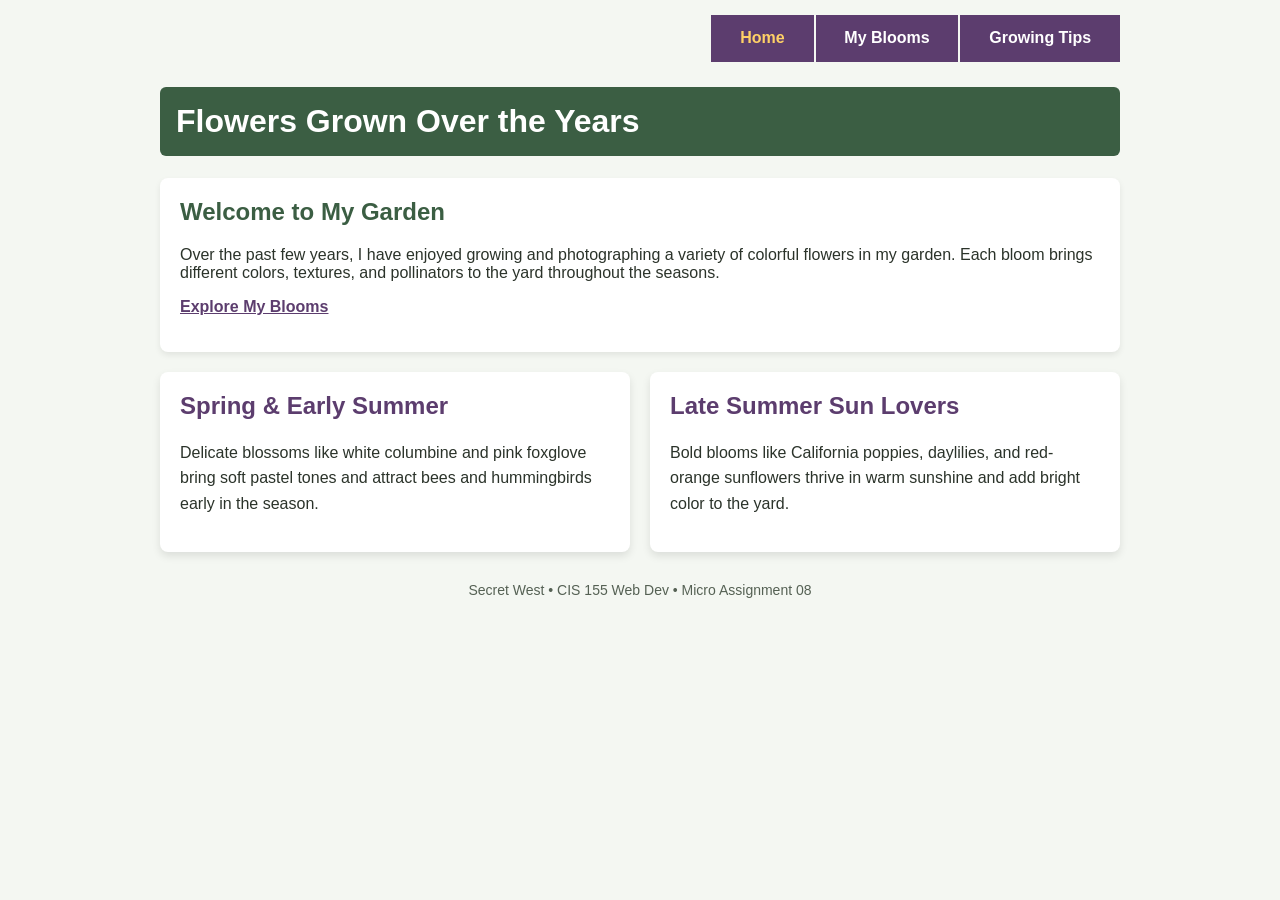
<file: index.html>
<!DOCTYPE html>
<html lang="en">

<head>
    <meta charset="UTF-8" />
    <meta name="viewport" content="width=device-width, initial-scale=1.0" />
    <title>My Garden Flowers - Home</title>
    <link rel="stylesheet" href="style.css" />
</head>

<body>
    <header>
        <nav class="main-nav">
            <ul>
                <li><a href="index.html" class="current">Home</a></li>
                <li><a href="blooms.html">My Blooms</a></li>
                <li><a href="growing-tips.html" class="lastitem">Growing Tips</a></li>
            </ul>
        </nav>
        <h1>Flowers Grown Over the Years</h1>
    </header>

    <main>
        <section class="intro-box">
            <h2>Welcome to My Garden</h2>
            <p>
                Over the past few years, I have enjoyed growing and photographing a
                variety of colorful flowers in my garden. Each bloom brings different
                colors, textures, and pollinators to the yard throughout the seasons.
            </p>
            <p><a href="blooms.html" class="text-link">Explore My Blooms</a></p>
        </section>

        <section class="flower-grid">
            <article class="flower-card">
                <h2>Spring &amp; Early Summer</h2>
                <p>
                    Delicate blossoms like white columbine and pink foxglove bring soft
                    pastel tones and attract bees and hummingbirds early in the season.
                </p>
            </article>

            <article class="flower-card">
                <h2>Late Summer Sun Lovers</h2>
                <p>
                    Bold blooms like California poppies, daylilies, and red-orange
                    sunflowers thrive in warm sunshine and add bright color to the yard.
                </p>
            </article>
        </section>
    </main>

    <footer>
        <p>Secret West &bull; CIS 155 Web Dev &bull; Micro Assignment 08</p>
    </footer>
</body>

</html>
</file>
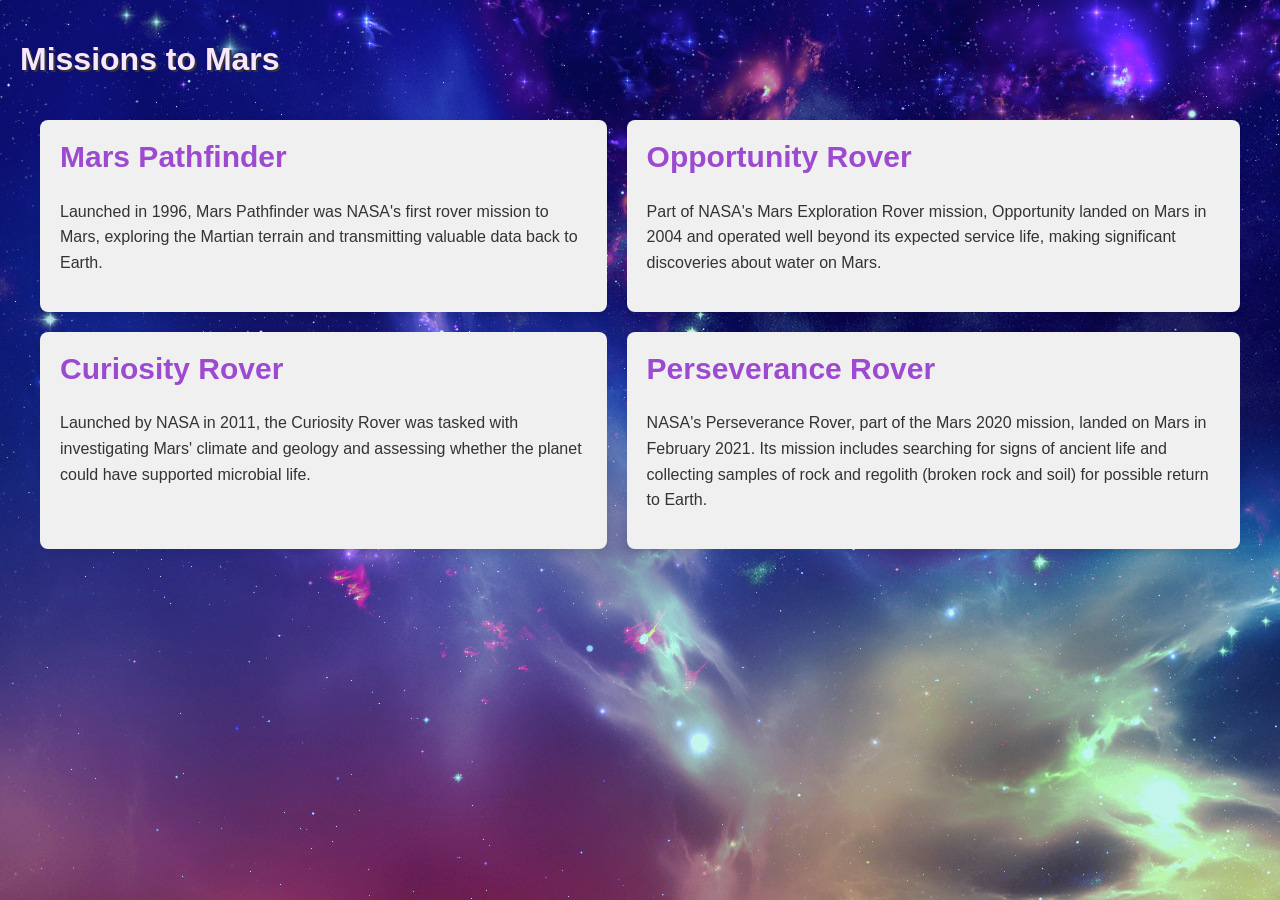
<file: Ch_10/Ch 10 Exercise Answers/Ch 10 Exercise Answers/index.html>
<!DOCTYPE html>
<html lang="en">
  <head>
    <meta charset="UTF-8" />
    <meta name="viewport" content="width=device-width, initial-scale=1.0" />
    <title>Mars Missions Grid</title>
    <link rel="stylesheet" href="style.css" />
  </head>
  <body>
    <header>
      <h1>Missions to Mars</h1>
    </header>
    <main>
      <div class="grid-container">
        <div class="grid-item">
          <h2>Mars Pathfinder</h2>
          <p>
            Launched in 1996, Mars Pathfinder was NASA's first rover mission to
            Mars, exploring the Martian terrain and transmitting valuable data
            back to Earth.
          </p>
        </div>
        <div class="grid-item">
          <h2>Opportunity Rover</h2>
          <p>
            Part of NASA's Mars Exploration Rover mission, Opportunity landed on
            Mars in 2004 and operated well beyond its expected service life,
            making significant discoveries about water on Mars.
          </p>
        </div>
        <div class="grid-item">
          <h2>Curiosity Rover</h2>
          <p>
            Launched by NASA in 2011, the Curiosity Rover was tasked with
            investigating Mars' climate and geology and assessing whether the
            planet could have supported microbial life.
          </p>
        </div>
        <div class="grid-item">
          <h2>Perseverance Rover</h2>
          <p>
            NASA's Perseverance Rover, part of the Mars 2020 mission, landed on
            Mars in February 2021. Its mission includes searching for signs of
            ancient life and collecting samples of rock and regolith (broken
            rock and soil) for possible return to Earth.
          </p>
        </div>
      </div>
    </main>
  </body>
</html>
</file>
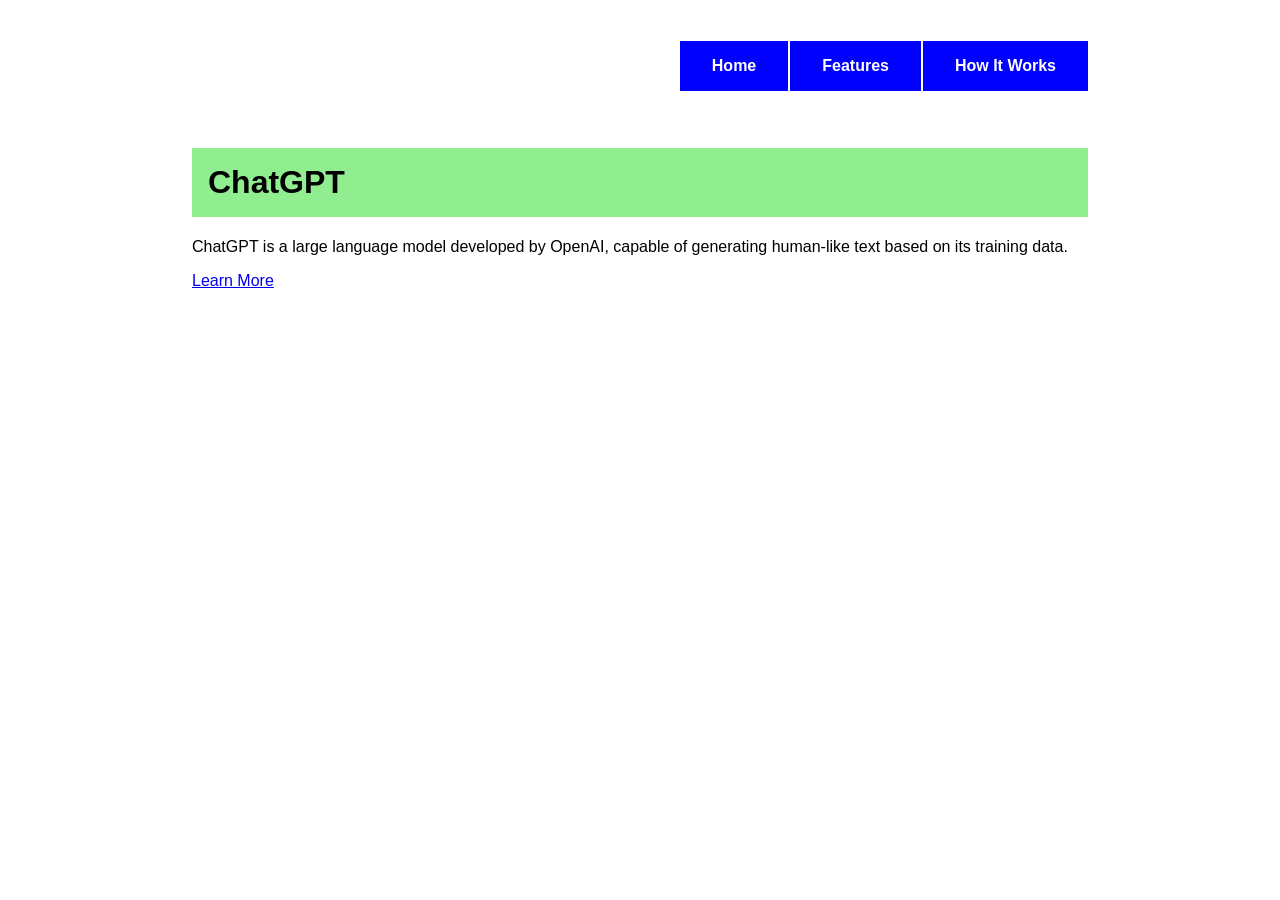
<file: Ch_9/Ch 9 Exercise Code/chatgpt-1/index.html>
<!DOCTYPE html>
<html>
  <head>
    <title>ChatGPT</title>
    <link rel="stylesheet" type="text/css" href="style.css" />
  </head>
  <body>
    <header>
      <nav id="nav_menu">
        <ul>
          <li><a href="index.html">Home</a></li>
          <li><a href="features.html">Features</a></li>
          <li><a href="how-it-works.html" class="lastitem">How It Works</a></li>
        </ul>
      </nav>
      <h1>ChatGPT</h1>
    </header>
    <main>
      <p>
        ChatGPT is a large language model developed by OpenAI, capable of
        generating human-like text based on its training data.
      </p>
      <a href="features.html">Learn More</a>
    </main>
  </body>
</html>
</file>
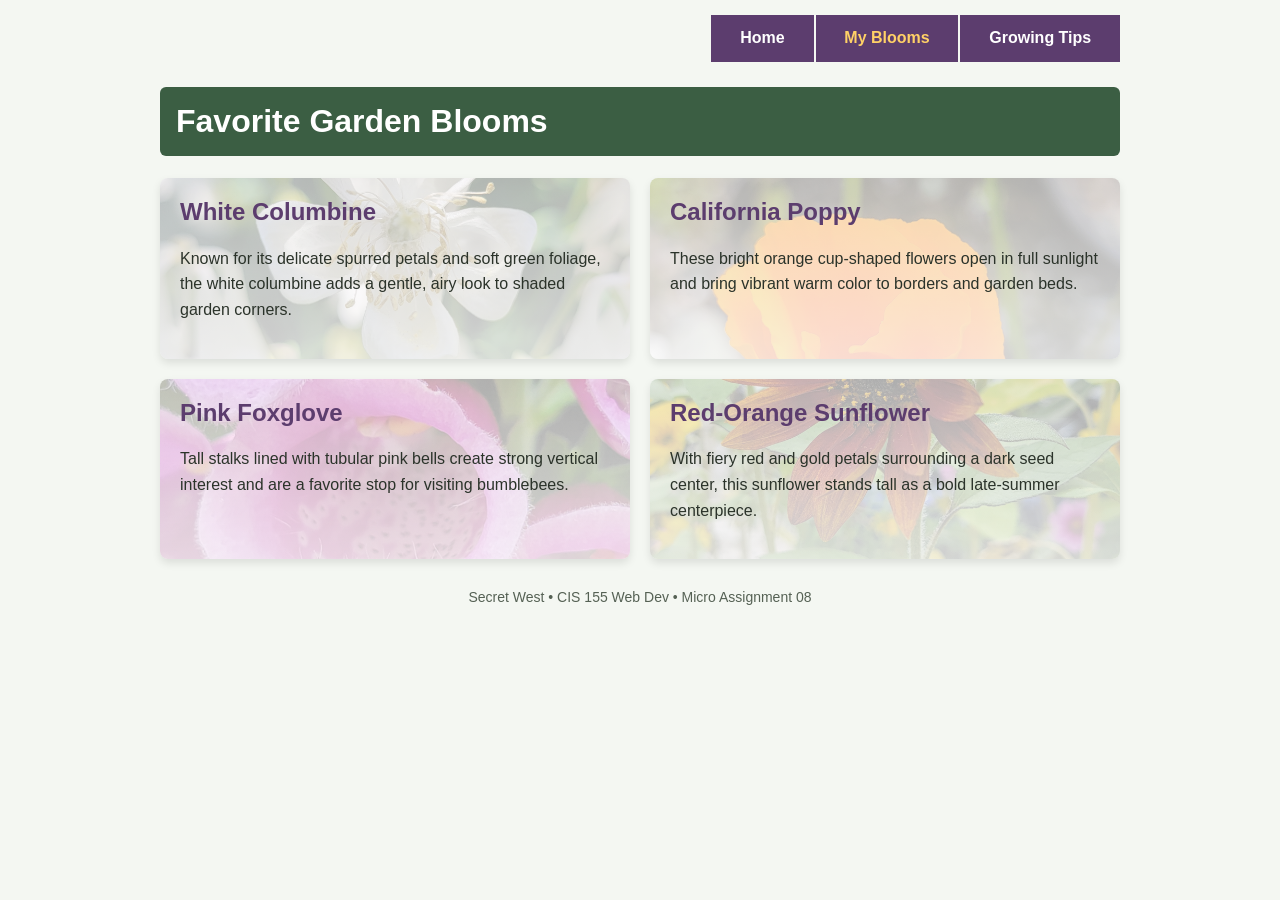
<file: blooms.html>
<!DOCTYPE html>
<html lang="en">

<head>
    <meta charset="UTF-8" />
    <meta name="viewport" content="width=device-width, initial-scale=1.0" />
    <title>My Garden Flowers - My Blooms</title>
    <link rel="stylesheet" href="style.css" />
</head>

<body>
    <header>
        <nav class="main-nav">
            <ul>
                <li><a href="index.html">Home</a></li>
                <li><a href="blooms.html" class="current">My Blooms</a></li>
                <li><a href="growing-tips.html" class="lastitem">Growing Tips</a></li>
            </ul>
        </nav>
        <h1>Favorite Garden Blooms</h1>
    </header>

    <main>
        <section class="flower-grid">
            <article class="flower-card columbine-card">
                <h2>White Columbine</h2>
                <p>
                    Known for its delicate spurred petals and soft green foliage, the
                    white columbine adds a gentle, airy look to shaded garden corners.
                </p>
            </article>

            <article class="flower-card poppy-card">
                <h2>California Poppy</h2>
                <p>
                    These bright orange cup-shaped flowers open in full sunlight and
                    bring vibrant warm color to borders and garden beds.
                </p>
            </article>

            <article class="flower-card foxglove-card">
                <h2>Pink Foxglove</h2>
                <p>
                    Tall stalks lined with tubular pink bells create strong vertical
                    interest and are a favorite stop for visiting bumblebees.
                </p>
            </article>

            <article class="flower-card sunflower-card">
                <h2>Red-Orange Sunflower</h2>
                <p>
                    With fiery red and gold petals surrounding a dark seed center, this
                    sunflower stands tall as a bold late-summer centerpiece.
                </p>
            </article>
        </section>
    </main>

    <footer>
        <p>Secret West &bull; CIS 155 Web Dev &bull; Micro Assignment 08</p>
    </footer>
</body>

</html>
</file>
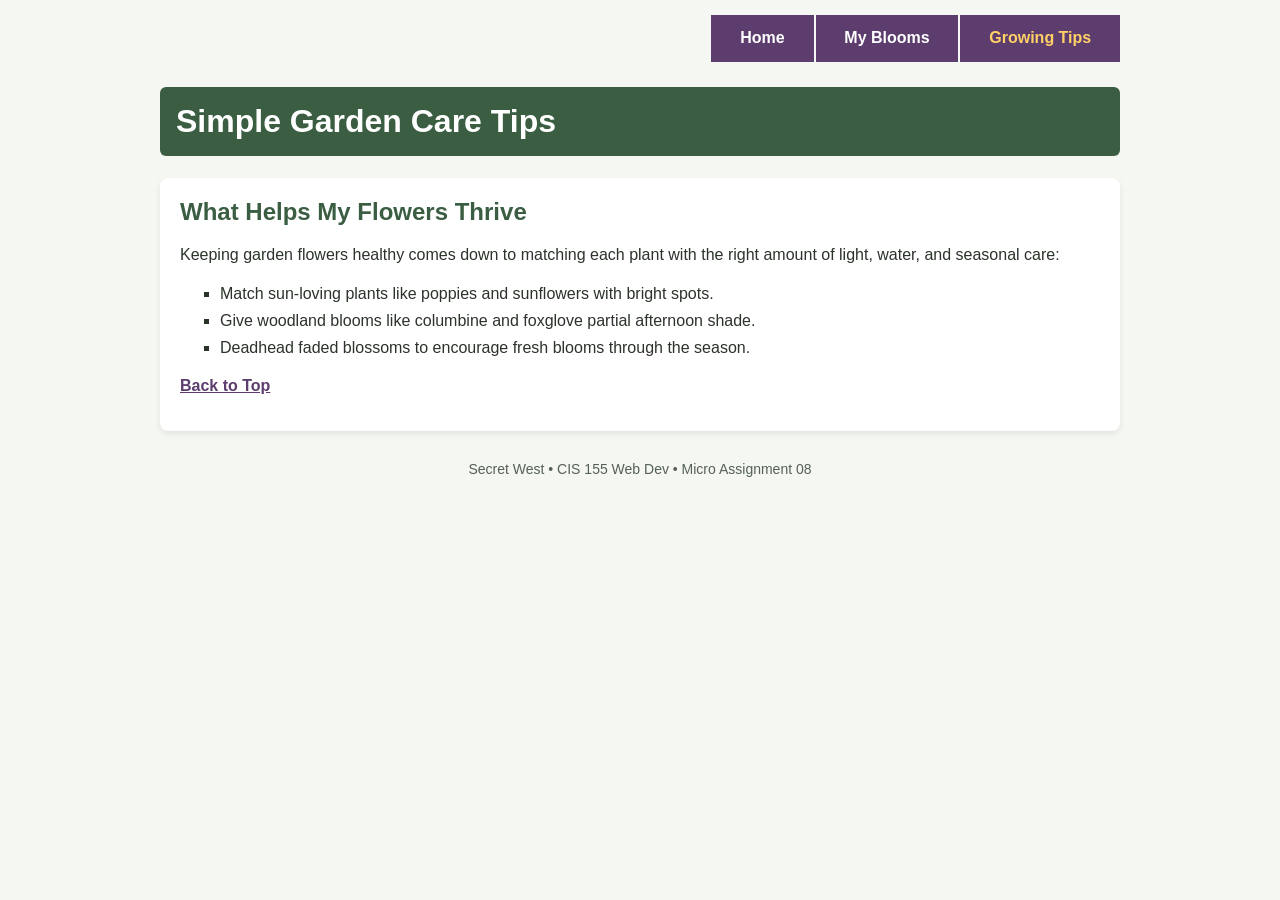
<file: growing-tips.html>
<!DOCTYPE html>
<html lang="en">

<head>
    <meta charset="UTF-8" />
    <meta name="viewport" content="width=device-width, initial-scale=1.0" />
    <title>My Garden Flowers - Growing Tips</title>
    <link rel="stylesheet" href="style.css" />
</head>

<body>
    <header>
        <nav class="main-nav">
            <ul>
                <li><a href="index.html">Home</a></li>
                <li><a href="blooms.html">My Blooms</a></li>
                <li><a href="growing-tips.html" class="current lastitem">Growing Tips</a></li>
            </ul>
        </nav>
        <h1>Simple Garden Care Tips</h1>
    </header>

    <main>
        <section class="intro-box">
            <h2>What Helps My Flowers Thrive</h2>
            <p>
                Keeping garden flowers healthy comes down to matching each plant with
                the right amount of light, water, and seasonal care:
            </p>
            <ul class="garden-list">
                <li>Match sun-loving plants like poppies and sunflowers with bright spots.</li>
                <li>Give woodland blooms like columbine and foxglove partial afternoon shade.</li>
                <li>Deadhead faded blossoms to encourage fresh blooms through the season.</li>
            </ul>
            <p><a href="#top" class="text-link">Back to Top</a></p>
        </section>
    </main>

    <footer>
        <p>Secret West &bull; CIS 155 Web Dev &bull; Micro Assignment 08</p>
    </footer>
</body>

</html>
</file>
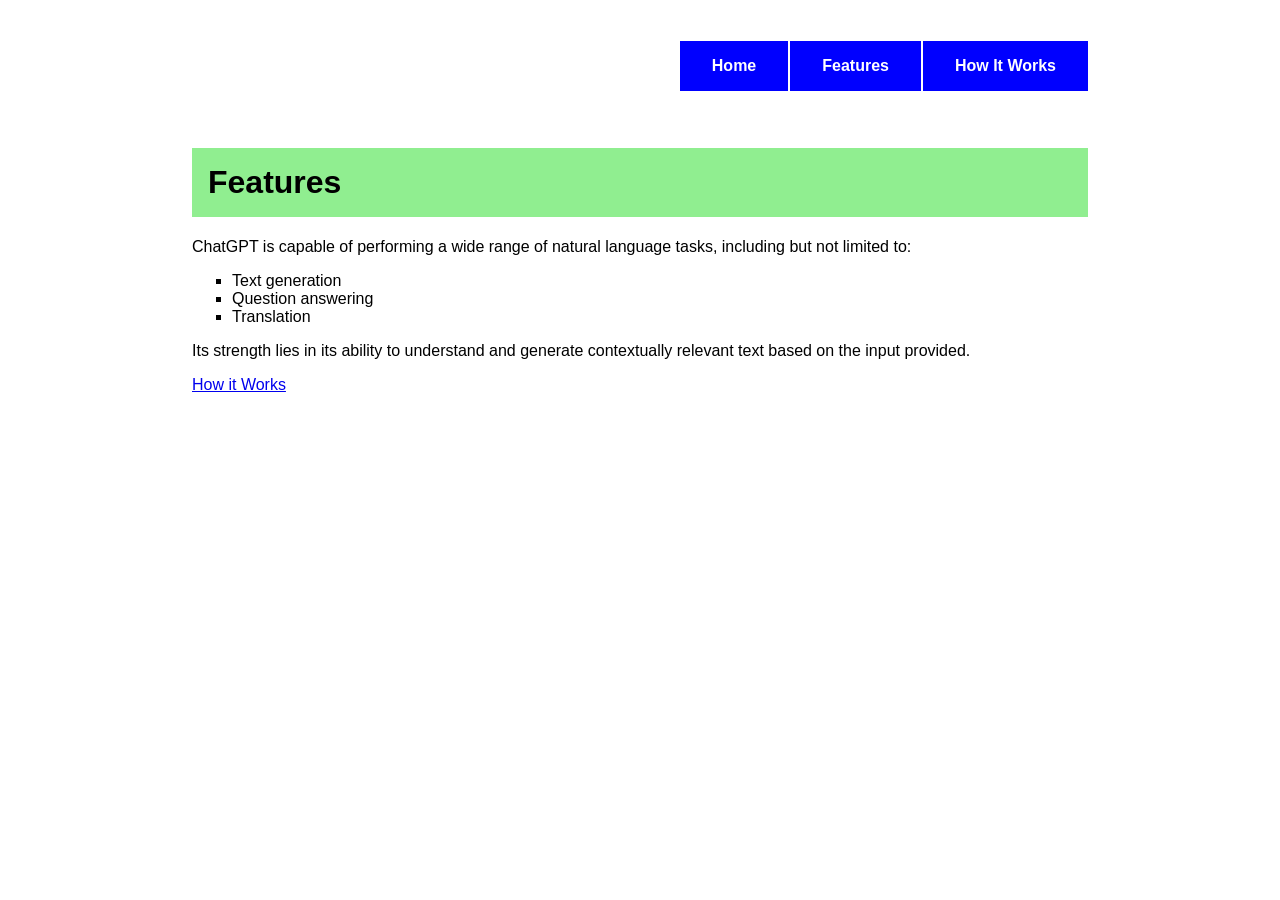
<file: Ch_9/Ch 9 Exercise Code/chatgpt-1/features.html>
<!DOCTYPE html>
<html lang="en">
  <head>
    <meta charset="UTF-8" />
    <meta http-equiv="X-UA-Compatible" content="IE=edge" />
    <meta name="viewport" content="width=device-width, initial-scale=1.0" />
    <title>Features</title>
    <link rel="stylesheet" type="text/css" href="style.css" />
  </head>
  <body>
    <header>
      <nav id="nav_menu">
        <ul>
          <li><a href="index.html">Home</a></li>
          <li><a href="features.html">Features</a></li>
          <li><a href="how-it-works.html" class="lastitem">How It Works</a></li>
        </ul>
      </nav>
      <h1>Features</h1>
    </header>
    <main>
      <p>
        ChatGPT is capable of performing a wide range of natural language tasks,
        including but not limited to:
      </p>
      <ul class="square">
        <li>Text generation</li>
        <li>Question answering</li>
        <li>Translation</li>
      </ul>
      <p>
        Its strength lies in its ability to understand and generate contextually
        relevant text based on the input provided.
      </p>
      <a href="how-it-works.html">How it Works</a>
    </main>
  </body>
</html>
</file>
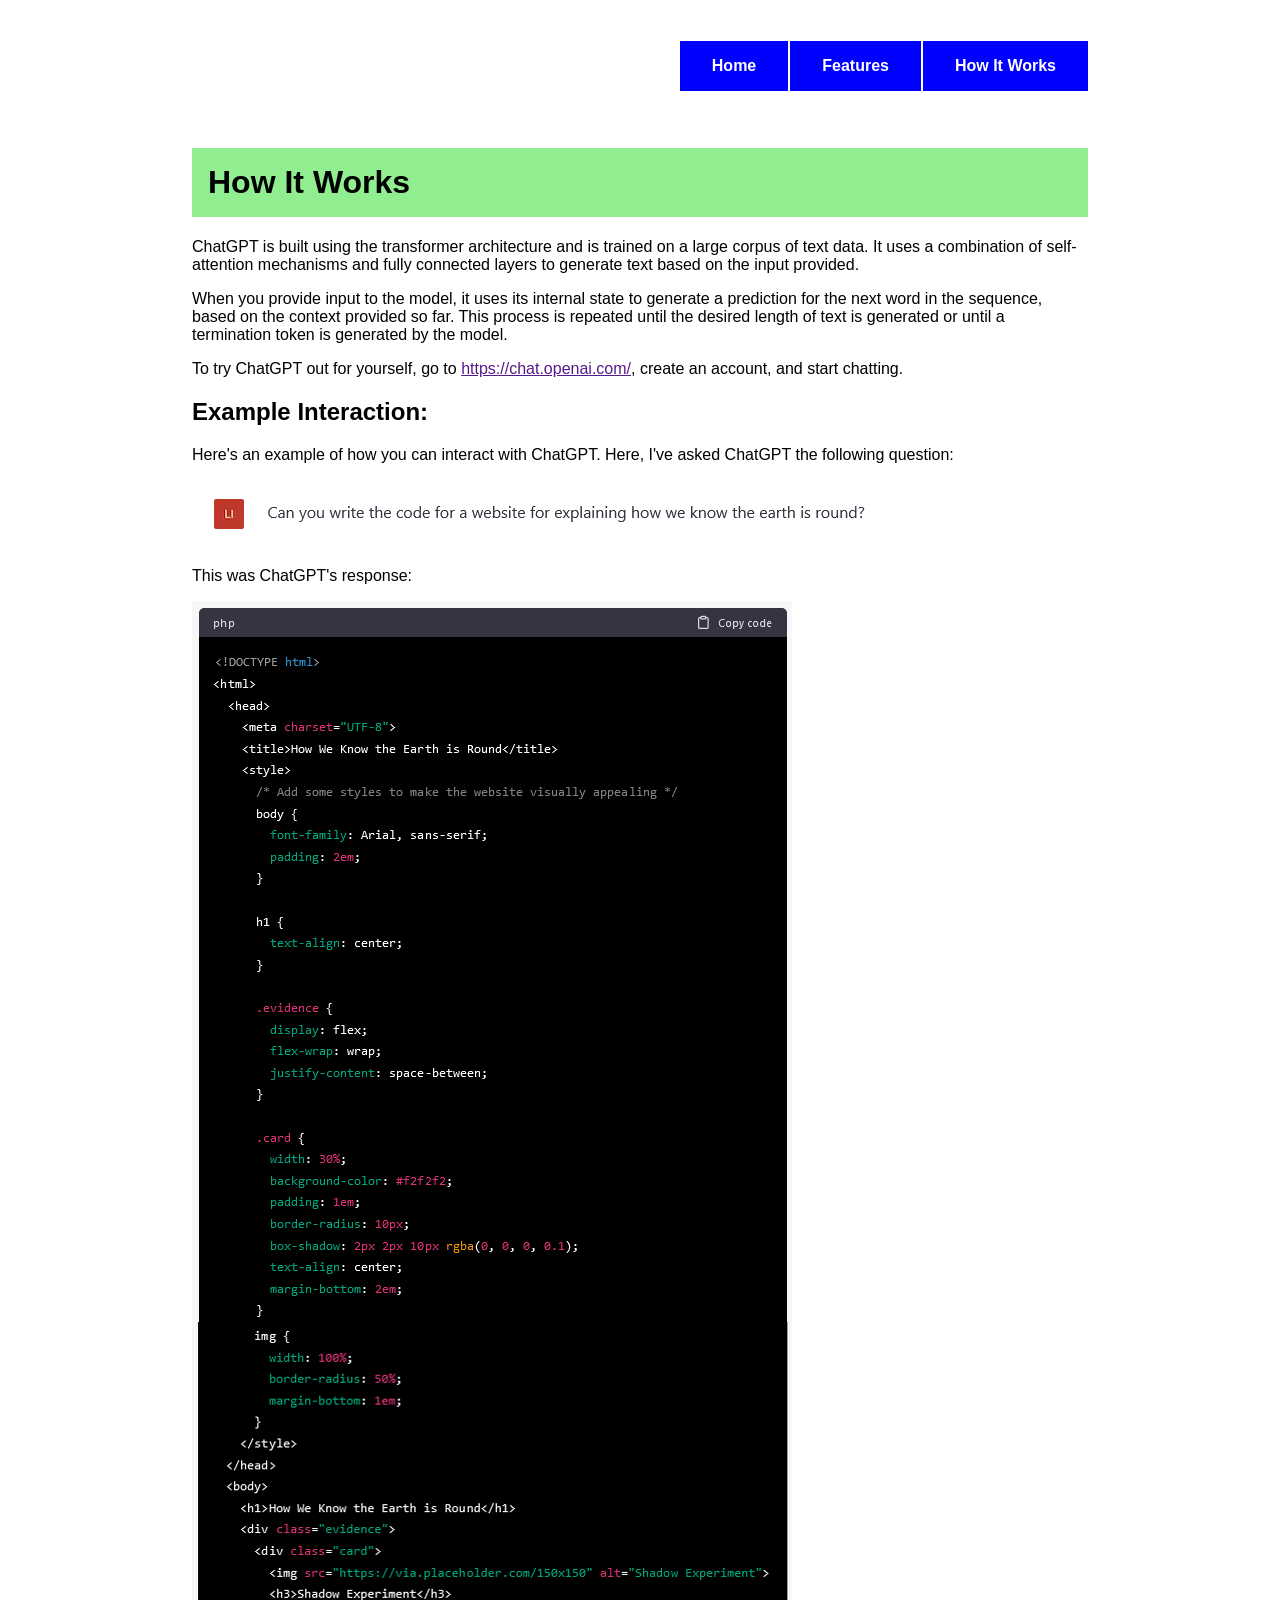
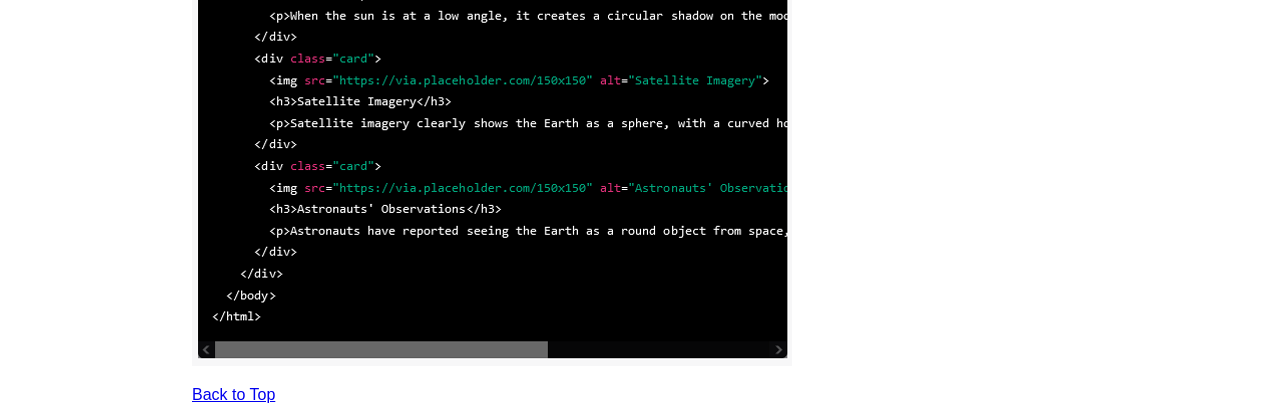
<file: Ch_9/Ch 9 Exercise Code/chatgpt-1/how-it-works.html>
<!DOCTYPE html>
<html lang="en">
  <head>
    <meta charset="UTF-8" />
    <meta http-equiv="X-UA-Compatible" content="IE=edge" />
    <meta name="viewport" content="width=device-width, initial-scale=1.0" />
    <title>How it Works</title>
    <link rel="stylesheet" type="text/css" href="style.css" />
  </head>
  <body>
    <header>
      <nav id="nav_menu">
        <ul>
          <li><a href="index.html">Home</a></li>
          <li><a href="features.html">Features</a></li>
          <li><a href="how-it-works.html" class="lastitem">How It Works</a></li>
        </ul>
      </nav>
      <h1>How It Works</h1>
    </header>
    <main>
      <p>
        ChatGPT is built using the transformer architecture and is trained on a
        large corpus of text data. It uses a combination of self-attention
        mechanisms and fully connected layers to generate text based on the
        input provided.
      </p>
      <p>
        When you provide input to the model, it uses its internal state to
        generate a prediction for the next word in the sequence, based on the
        context provided so far. This process is repeated until the desired
        length of text is generated or until a termination token is generated by
        the model.
      </p>
      <p>To try ChatGPT out for yourself, go to <a href="">https://chat.openai.com/</a>, create an account, and start chatting.</p>
      <h2>Example Interaction:</h2>
      <p>Here's an example of how you can interact with ChatGPT. Here, I've asked ChatGPT the following question:</p>
      <img src="imgs/chatgpt-question.png">
      <p>This was ChatGPT's response:</p>
      <img src="imgs/chatgpt-response.png">
      <p><a href="#top">Back to Top</a></p>
    </main>
  </body>
</html>
</file>
<file: style.css>
body {
    font-family: Arial, sans-serif;
    background-color: #f4f7f2;
    color: #2b332a;
    width: 75%;
    margin: auto;
    padding-bottom: 20px;
}

header {
    margin-top: 15px;
}

h1 {
    background-color: #3b5e43;
    color: #ffffff;
    margin-top: 0.8em;
    padding: 1rem;
    border-radius: 6px;
}

/* Ch 9 Flexbox Navigation Menu */
.main-nav ul {
    display: flex;
    flex-direction: row;
    flex-wrap: wrap;
    list-style-type: none;
    align-items: center;
    justify-content: flex-end;
    padding: 0;
    margin: 0;
}

.main-nav ul li a {
    text-align: center;
    display: block;
    padding: 0.9em 1.8em;
    text-decoration: none;
    background-color: #5c3d6e;
    color: #ffffff;
    font-weight: bold;
    border-right: 2px solid #f4f7f2;
}

.main-nav ul li a.lastitem {
    border-right: none;
}

.main-nav ul li a.current {
    color: #ffd166;
}

.main-nav ul li a:hover {
    background-color: #462d54;
}

/* Intro & Care Sections */
.intro-box {
    background-color: #ffffff;
    padding: 20px;
    margin-top: 20px;
    border-radius: 8px;
    box-shadow: 0 3px 6px rgba(0, 0, 0, 0.08);
}

.intro-box h2 {
    color: #3b5e43;
    margin-top: 0;
}

.garden-list {
    list-style-type: square;
    line-height: 1.7;
}

.text-link {
    color: #5c3d6e;
    font-weight: bold;
}

/* Ch 10: CSS Grid & Hover Cards */
.flower-grid {
    display: grid;
    grid-template-columns: 1fr 1fr;
    grid-gap: 20px;
    margin-top: 20px;
}

.flower-card {
    background-color: #ffffff;
    padding: 20px;
    border-radius: 8px;
    box-shadow: 0 4px 8px rgba(0, 0, 0, 0.1);
    transition: transform 0.3s ease-in-out, box-shadow 0.3s ease-in-out;
}

.flower-card h2 {
    color: #5c3d6e;
    margin-top: 0;
}

.flower-card p {
    font-size: 16px;
    line-height: 1.6;
}

.flower-card:hover {
    transform: translateY(-5px);
    box-shadow: 0 6px 12px rgba(0, 0, 0, 0.18);
}

footer {
    text-align: center;
    margin-top: 30px;
    font-size: 14px;
    color: #556154;
}

/* Soft Flower Card Backgrounds */
.columbine-card {
    background: linear-gradient(rgba(255, 255, 255, 0.68), rgba(255, 255, 255, 0.82)),
        url("images/whitecolumbine.jpg") center/cover no-repeat;
}

.poppy-card {
    background: linear-gradient(rgba(255, 255, 255, 0.68), rgba(255, 255, 255, 0.82)),
        url("images/ca-poppy.jpg") center/cover no-repeat;
}

.foxglove-card {
    background: linear-gradient(rgba(255, 255, 255, 0.68), rgba(255, 255, 255, 0.82)),
        url("images/foxglove.jpg") center/cover no-repeat;
}

.sunflower-card {
    background: linear-gradient(rgba(255, 255, 255, 0.68), rgba(255, 255, 255, 0.82)),
        url("images/rustysunflower.jpg") center/cover no-repeat;
}
</file>
<file: Ch_10/Ch 10 Exercise Answers/Ch 10 Exercise Answers/style.css>
body {
    font-family: 'Segoe UI', Tahoma, Geneva, Verdana, sans-serif;
    background: url(img/space-background.jpg);
    color: #333;
    margin: 0;
    padding: 20px;
}

h1 {
    color: rgb(248, 231, 255);
    text-shadow: 2px 2px #333;
}

.grid-container {
    /* There are lots of different ways to do this! This is just 1 way: */
    display: grid;
    grid-template-columns: auto auto; /* Defines a 2-column grid */
    grid-gap: 20px; /* Space between grid items */
    padding: 20px;
}

.grid-item {
    background-color: #f0f0f0;
    padding: 20px;
    text-align: center;
    font-size: 20px;
    border: none;
    border-radius: 8px;
    box-shadow: 0 4px 8px rgba(0, 0, 0, 0.1);
    text-align: left;
    transition: transform 0.3s ease-in-out, box-shadow 0.3s ease-in-out;
}

.grid-item h2 {
    color: #9d4ad1;
    margin-top: 0;
}

.grid-item p {
    font-size: 16px;
    line-height: 1.6;
}

.grid-item:hover {
    transform: translateY(-5px);
    box-shadow: 0 6px 12px rgba(0, 0, 0, 0.2);
}
</file>
<file: Ch_9/Ch 9 Exercise Code/chatgpt-1/style.css>
body {
  font-family: Arial, sans-serif;
  width: 70%;
  margin: auto;
}

h1 {
  background-color: lightgreen;
  margin-top: 1em;
  padding: 1rem;
  clear: left;
}

#nav_menu ul {
  display: flex;
  flex-direction: row;
  flex-wrap: wrap;
  list-style-type: none;
  align-items: center;
  justify-content: end;
  height: 100px;
  width: 100%;
  padding: 0;
}

#nav_menu ul li a {
  text-align: center;
  display: block;
  padding: 1em 2em;
  text-decoration: none;
  background-color: blue;
  color: white;
  font-weight: bold;
  border-right: 2px solid white;
}

#nav_menu ul li a.lastitem {
  border-right: none;
}

#nav_menu ul li a.current {
  color: yellow;
}

ul.square {
  list-style-type: square;
}
</file>
